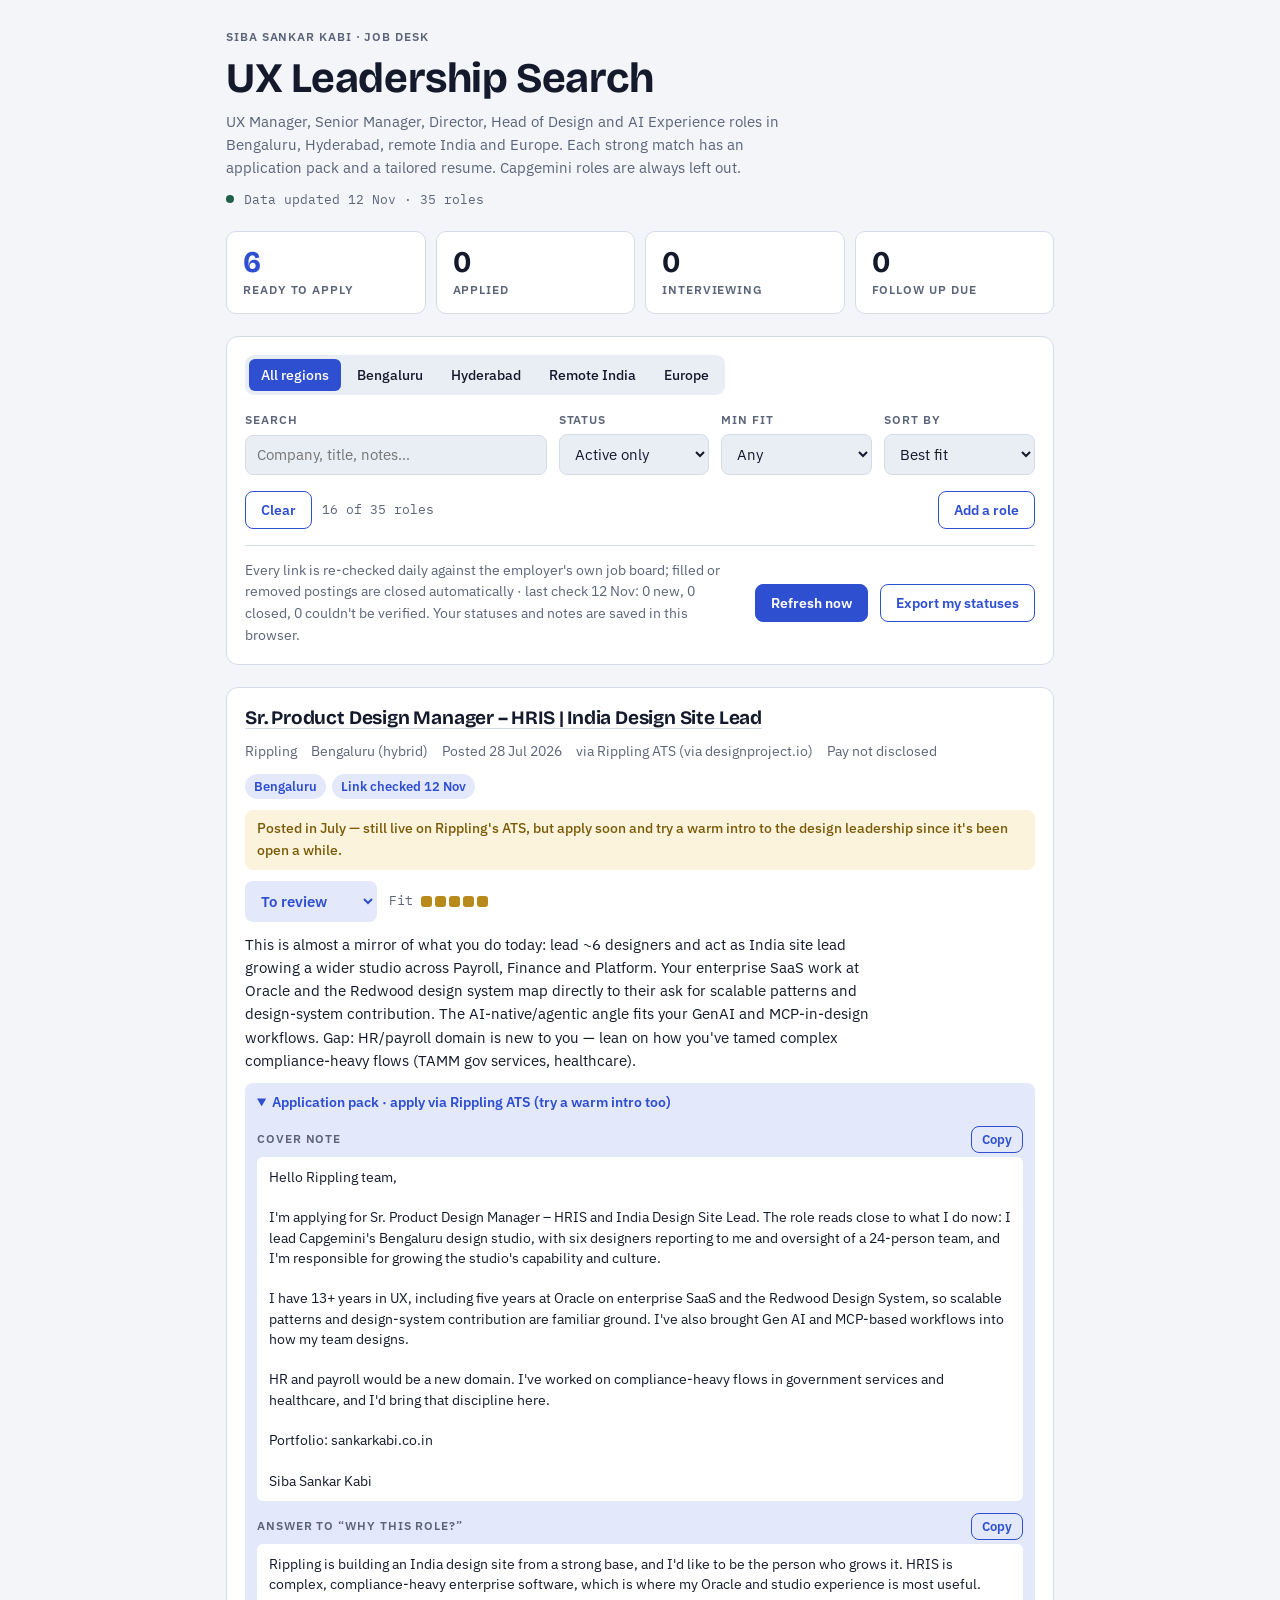
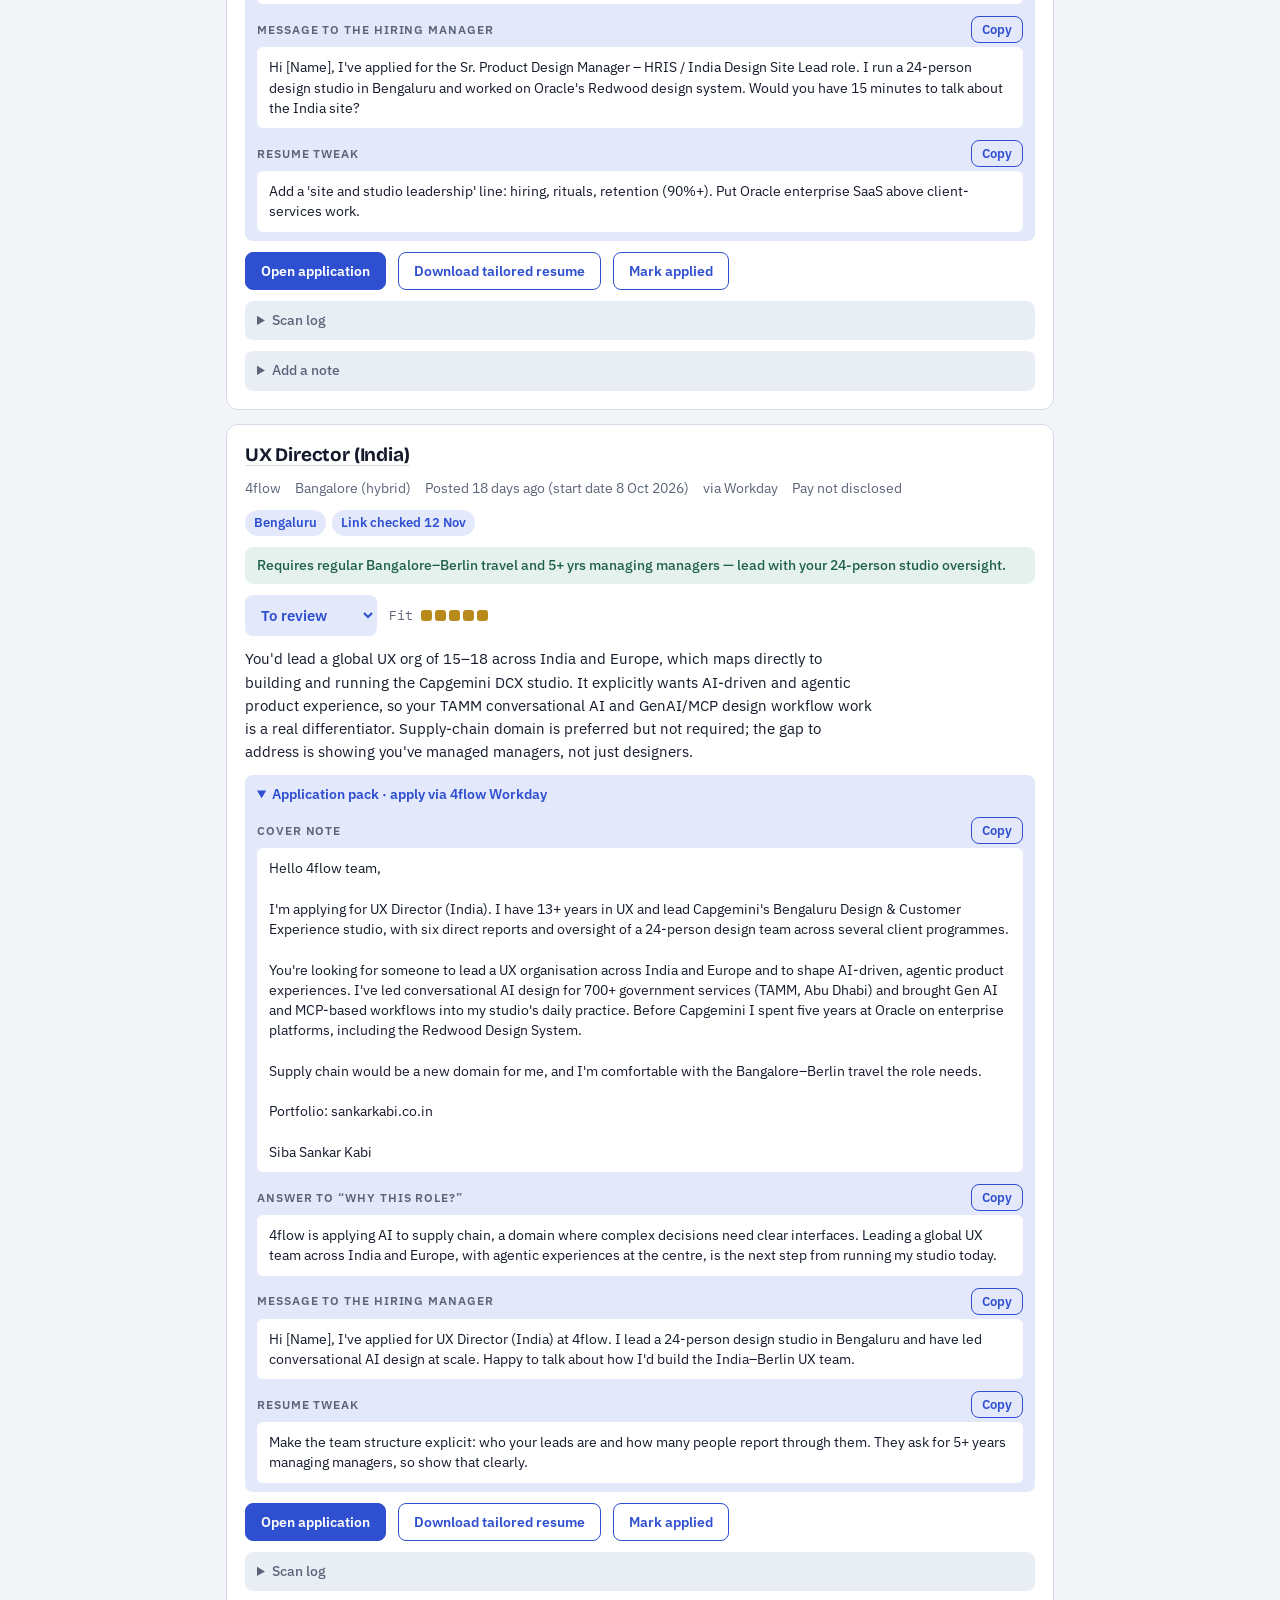
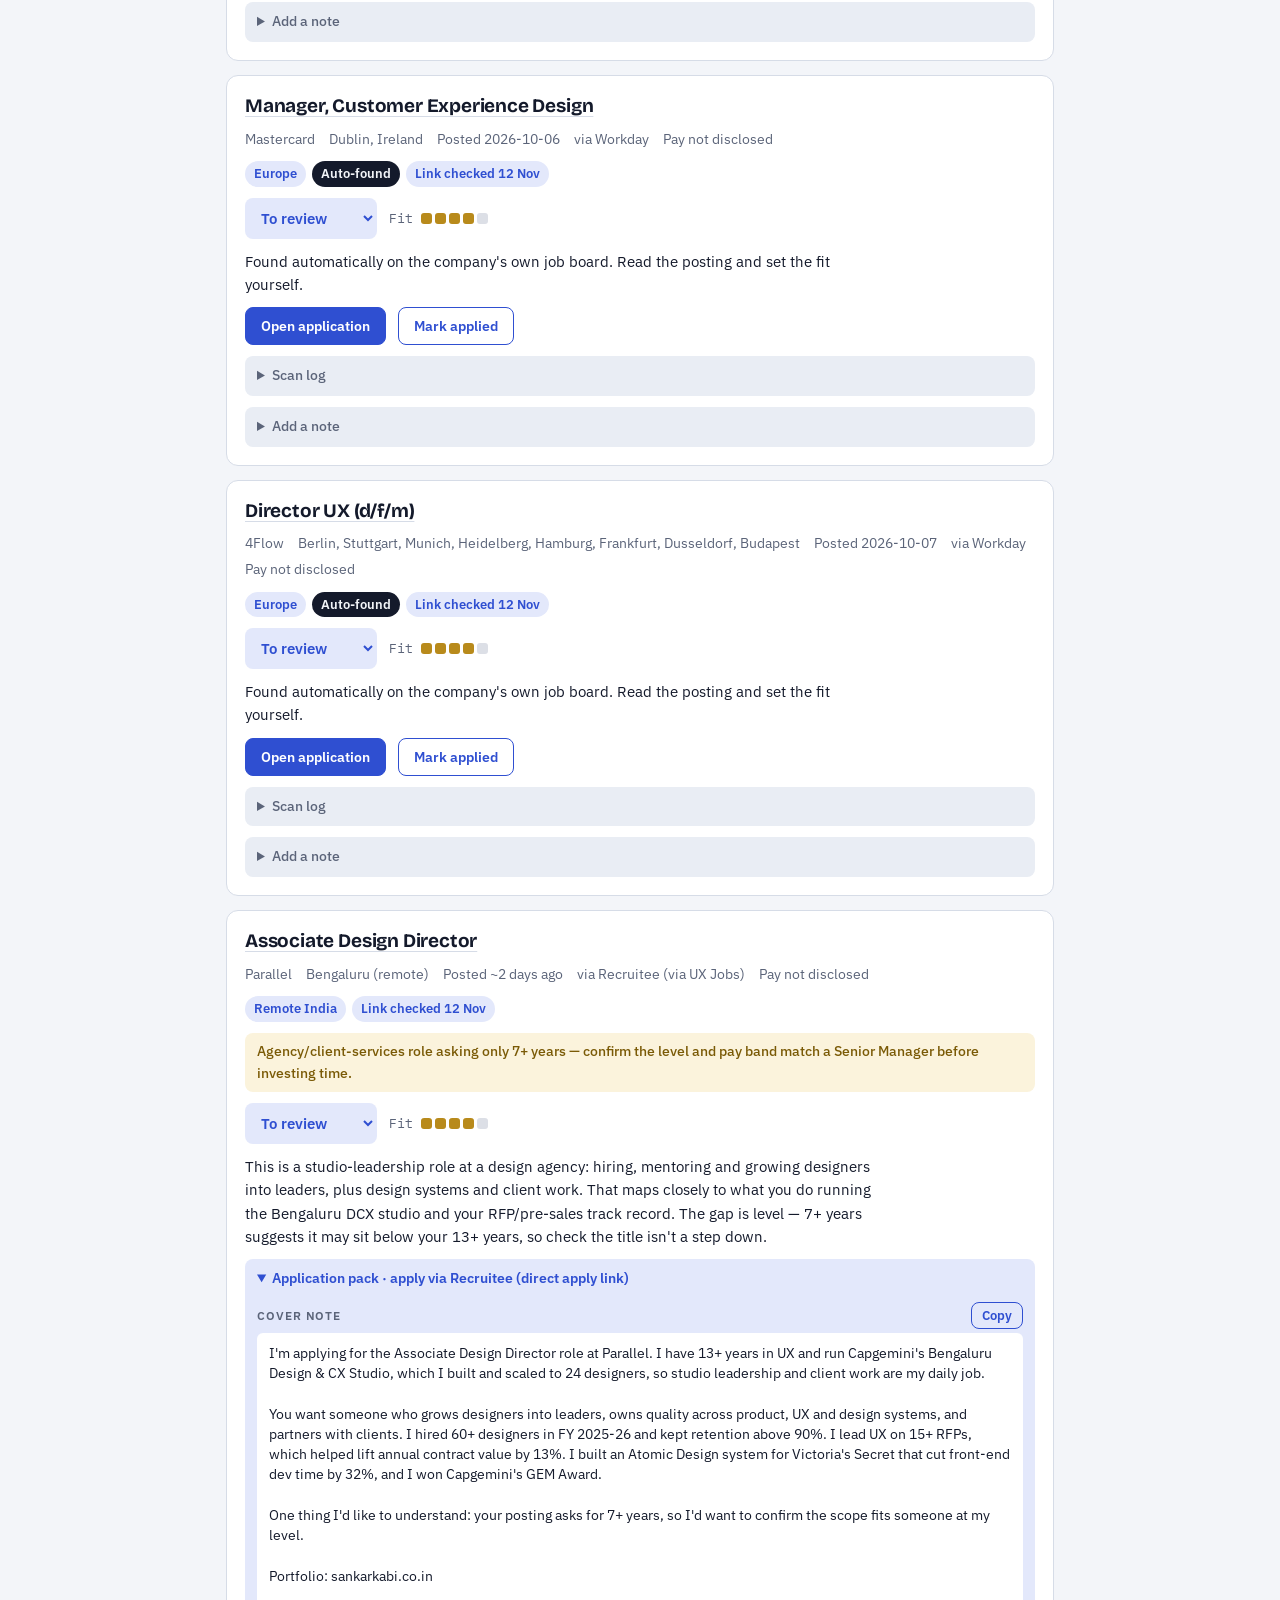
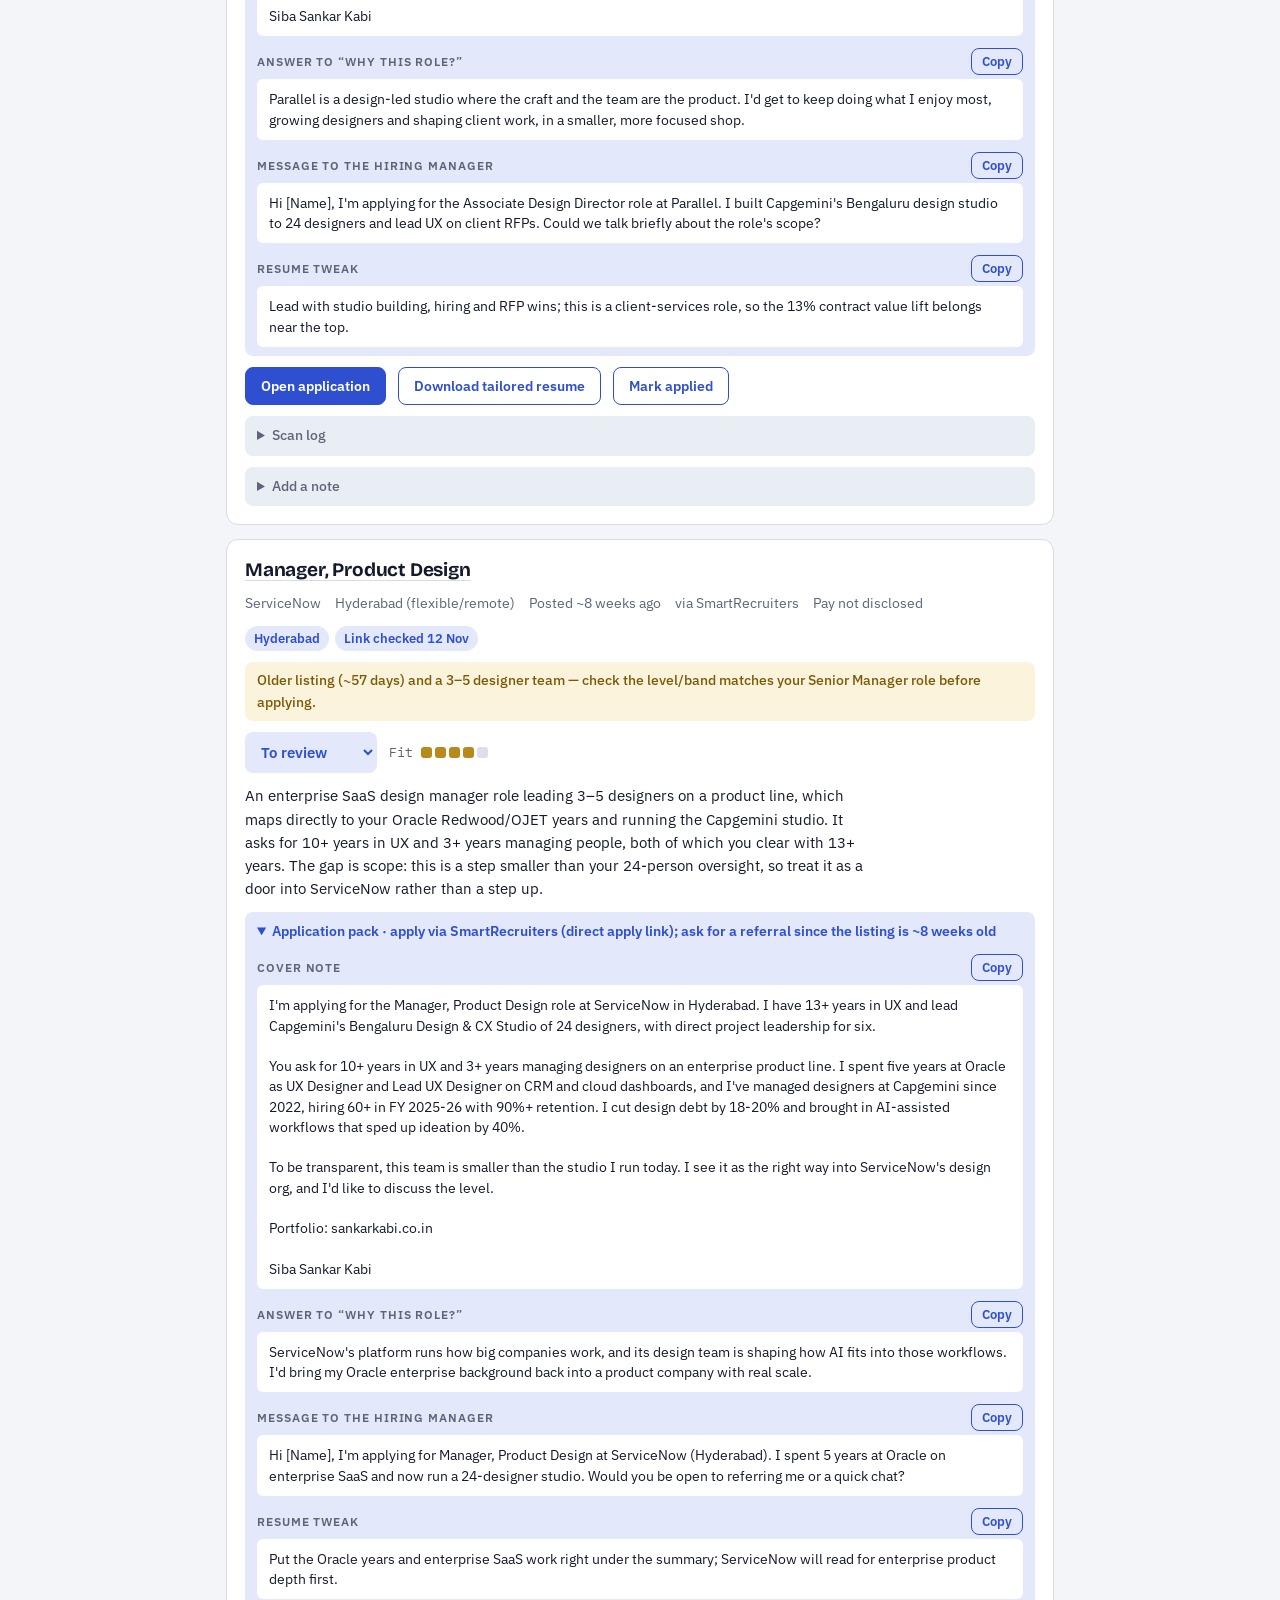
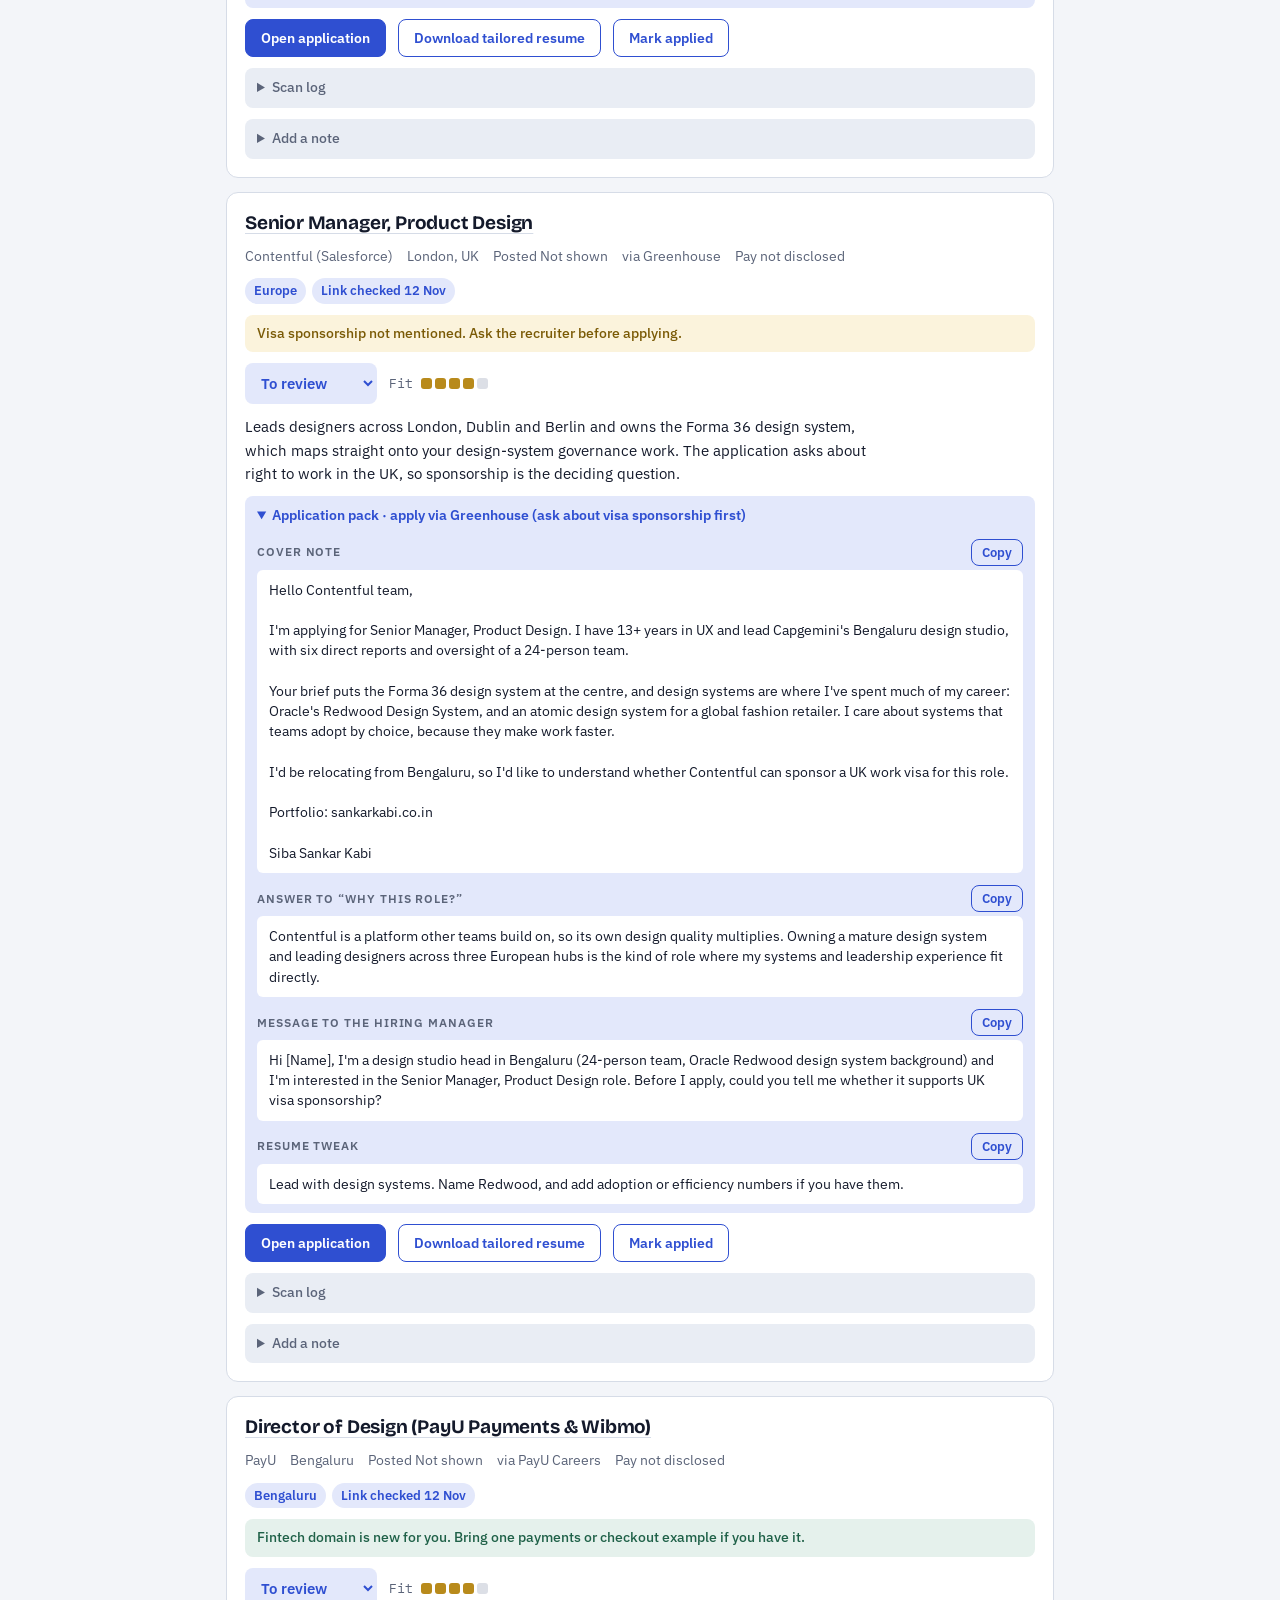
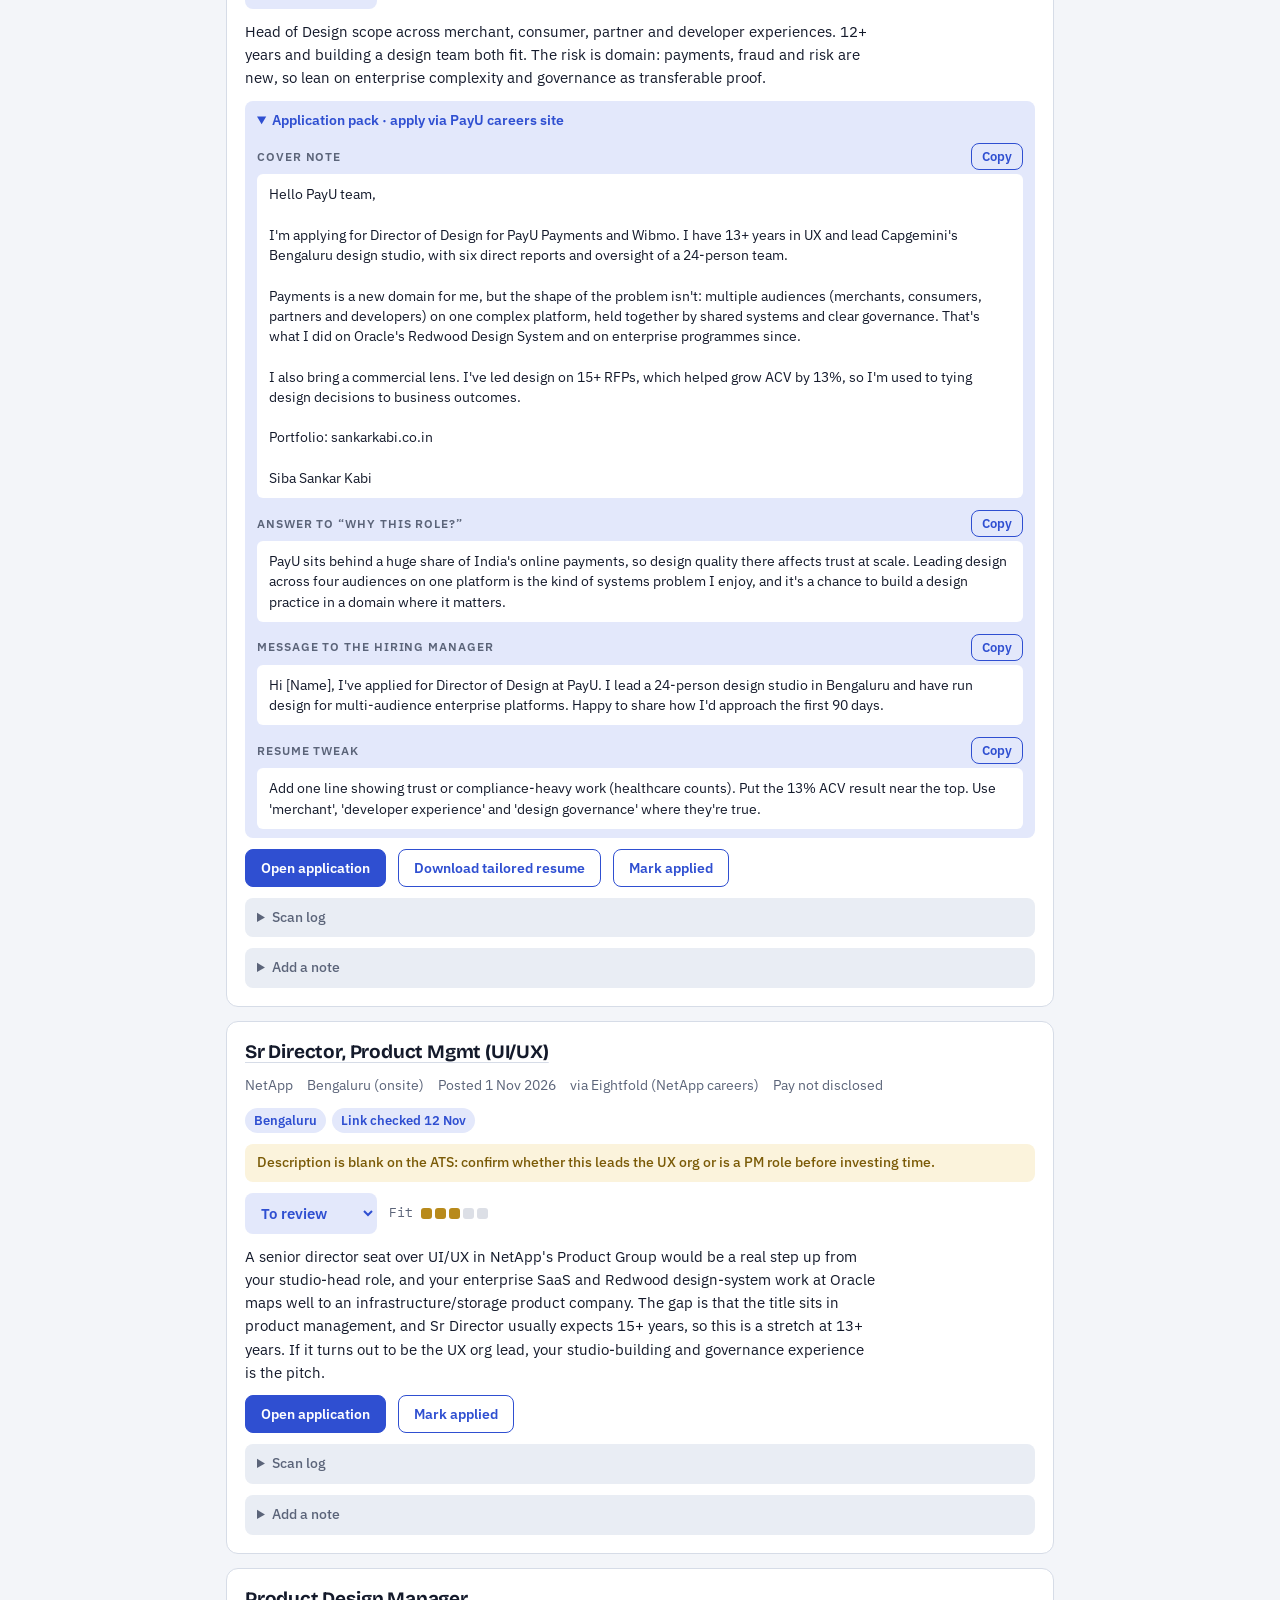
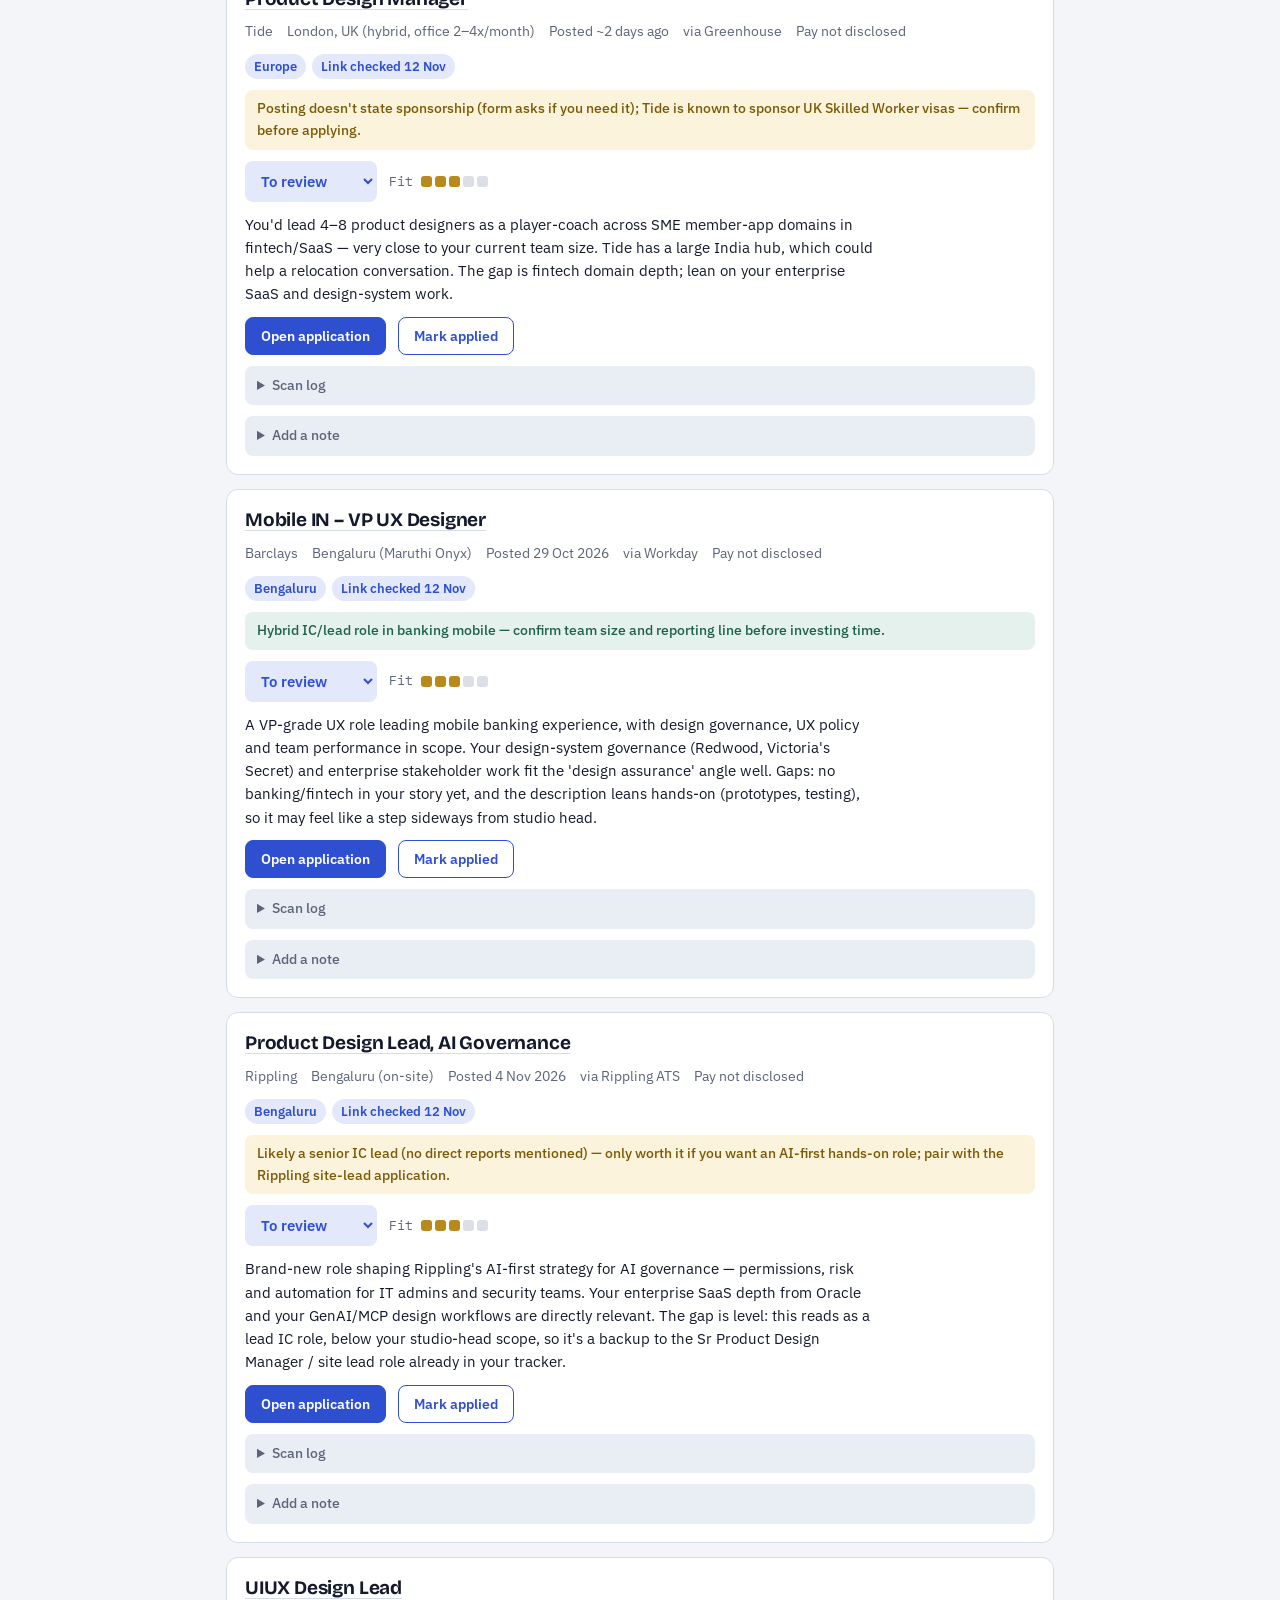
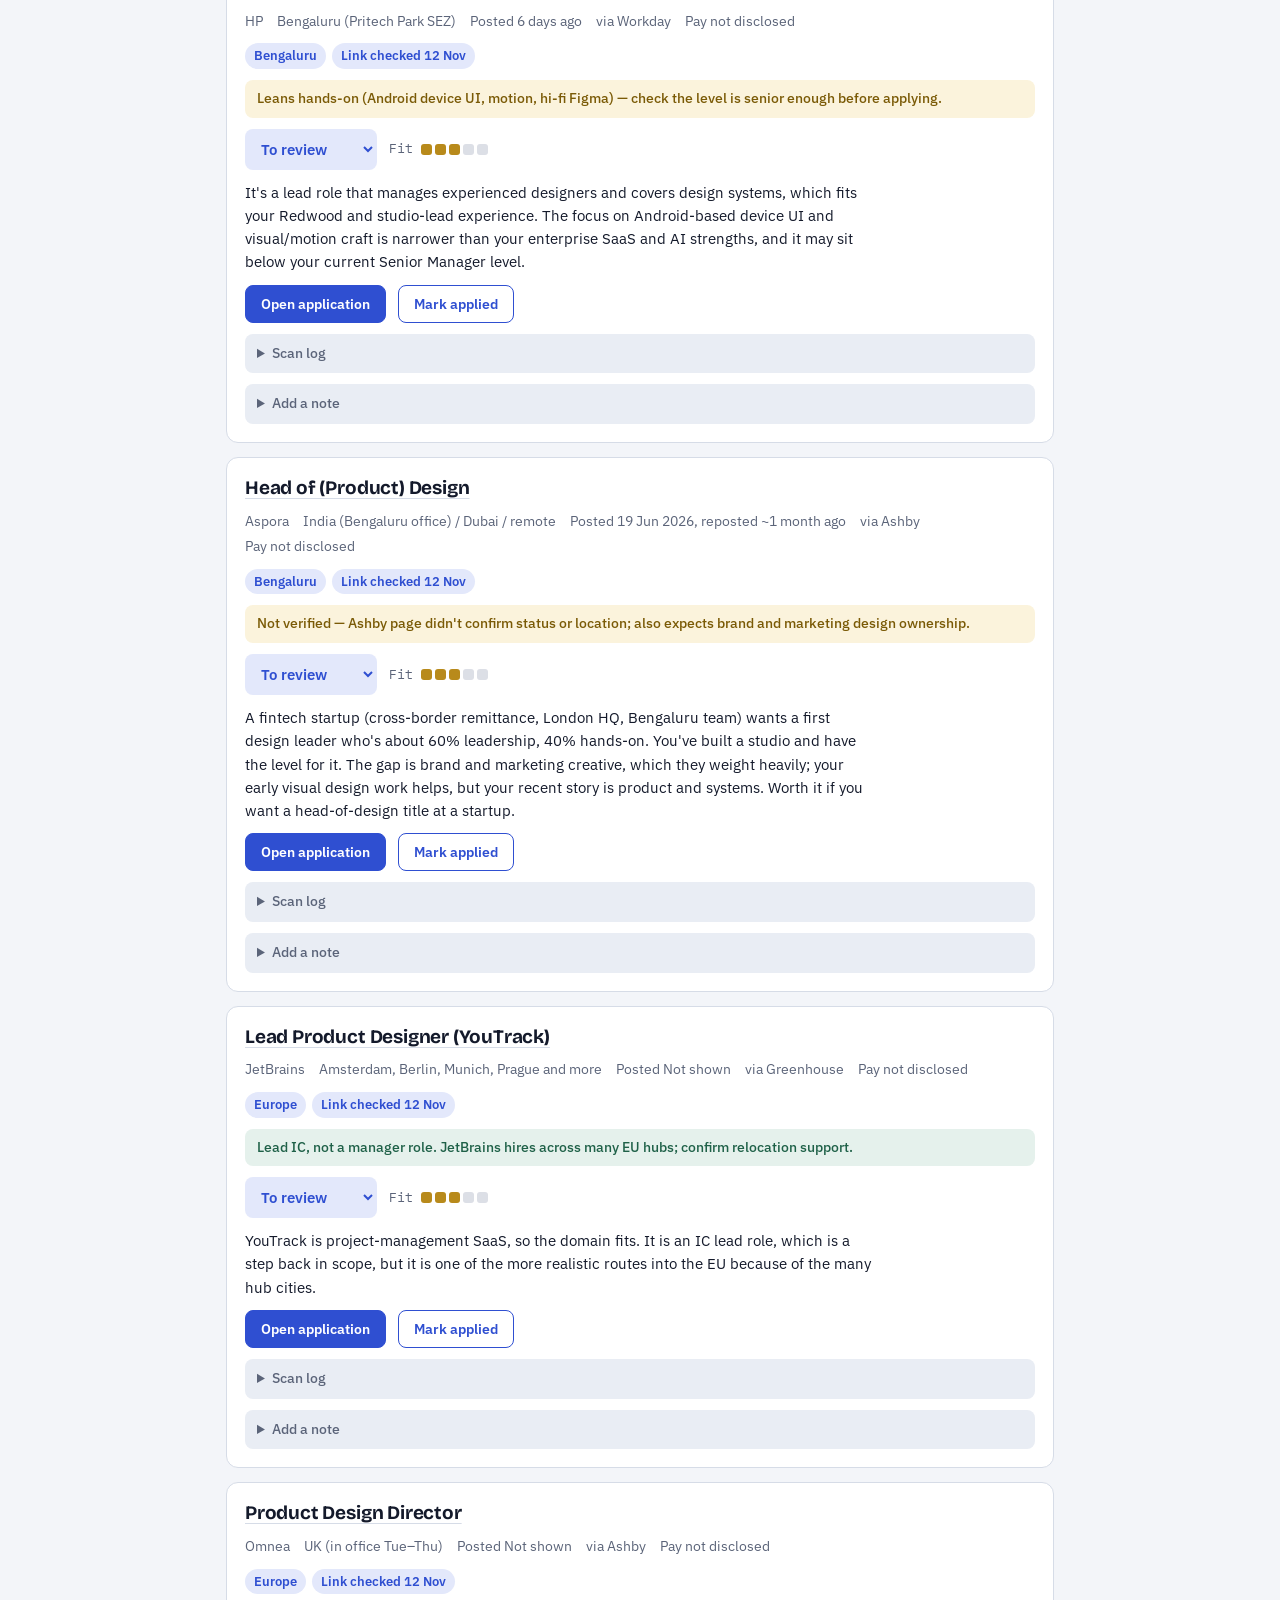
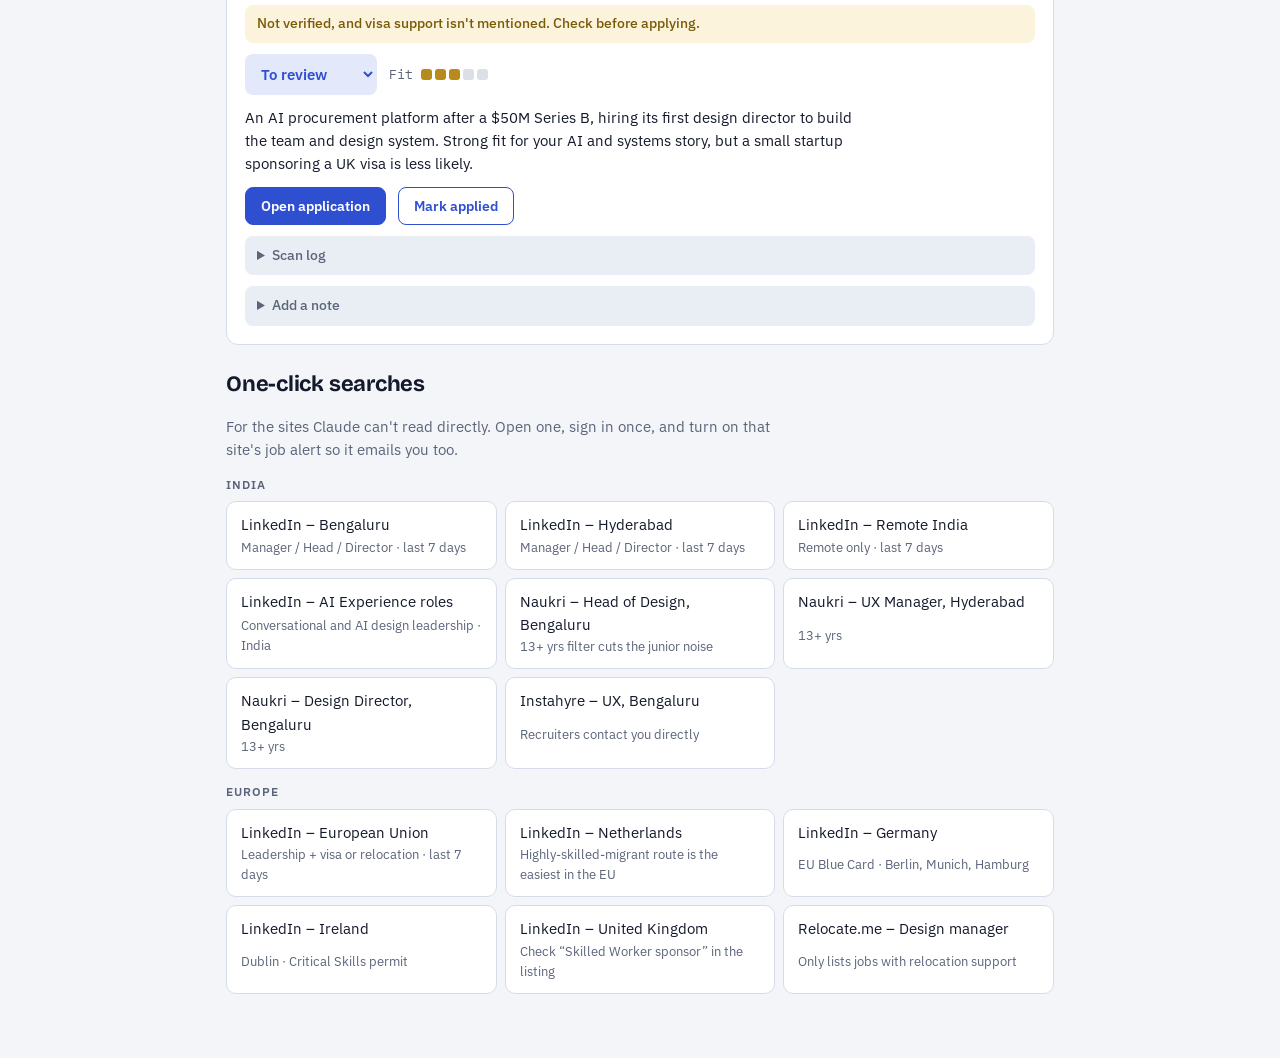
<file: ux-leadership-search/index.html>
<!doctype html>
<html lang="en">
<head>
<meta charset="utf-8">
<meta name="viewport" content="width=device-width, initial-scale=1">
<meta name="robots" content="noindex, nofollow">
<title>UX Leadership Search</title>
<link rel="preconnect" href="https://fonts.googleapis.com">
<link rel="stylesheet" href="https://fonts.googleapis.com/css2?family=Bricolage+Grotesque:opsz,wght@12..96,500;12..96,700&family=IBM+Plex+Sans:wght@400;500;600&family=IBM+Plex+Mono:wght@400;500&display=swap">
<style>
body { margin: 0; }
[hidden] { display: none !important; }
/* Layout: a single working column — morning summary, filter bar, role cards, then saved searches. Blue = action, gold = fit. */
:root {
  --bg: #f3f5f9;
  --surface: #ffffff;
  --sunk: #e9edf4;
  --line: #d6dce7;
  --ink: #141a2b;
  --muted: #5b6479;
  --accent: #2f4fd1;
  --accent-ink: #ffffff;
  --accent-soft: #e3e8fb;
  --gold: #b88a1b;
  --gold-off: #dcdfe6;
  --urgent-bg: #fdecea; --urgent-fg: #a3271b;
  --caution-bg: #fbf3dc; --caution-fg: #7a5a06;
  --info-bg: #e5f1ec; --info-fg: #1f6148;
  --font-display: "Bricolage Grotesque", "Segoe UI", system-ui, sans-serif;
  --font-body: "IBM Plex Sans", "Segoe UI", system-ui, sans-serif;
  --font-mono: "IBM Plex Mono", ui-monospace, "SFMono-Regular", Menlo, monospace;
}
@media (prefers-color-scheme: dark) { :root:not([data-theme="light"]) {
  --bg: #0f1320; --surface: #171c2c; --sunk: #1f2537; --line: #2c3349; --ink: #e8ebf4; --muted: #98a1b8;
  --accent: #8ea4ff; --accent-ink: #0f1320; --accent-soft: #232c4d; --gold: #e2b84a; --gold-off: #343b52;
  --urgent-bg: #3a1916; --urgent-fg: #ffb2a8; --caution-bg: #352a10; --caution-fg: #f1d27c; --info-bg: #14302a; --info-fg: #8fdcbc;
  color-scheme: dark;
} }
:root[data-theme="dark"] {
  --bg: #0f1320; --surface: #171c2c; --sunk: #1f2537; --line: #2c3349; --ink: #e8ebf4; --muted: #98a1b8;
  --accent: #8ea4ff; --accent-ink: #0f1320; --accent-soft: #232c4d; --gold: #e2b84a; --gold-off: #343b52;
  --urgent-bg: #3a1916; --urgent-fg: #ffb2a8; --caution-bg: #352a10; --caution-fg: #f1d27c; --info-bg: #14302a; --info-fg: #8fdcbc;
  color-scheme: dark;
}
* { box-sizing: border-box; }
body { background: var(--bg); color: var(--ink); font-family: var(--font-body); font-size: 15px; line-height: 1.55; }
.wrap { max-width: 860px; margin: 0 auto; padding-block: 28px 64px; padding-left: max(16px, env(safe-area-inset-left, 0px)); padding-right: max(16px, env(safe-area-inset-right, 0px)); display: grid; gap: 22px; }
h1, h2, h3 { font-family: var(--font-display); text-wrap: balance; margin: 0; letter-spacing: -0.01em; }
h1 { font-size: clamp(30px, 6vw, 42px); font-weight: 700; line-height: 1.05; }
h2 { font-size: 22px; font-weight: 700; }
h3 { font-size: 19px; font-weight: 700; line-height: 1.25; }
p { margin: 0; }
a { color: var(--accent); }
.mono { font-family: var(--font-mono); font-size: 12.5px; color: var(--muted); }
.label { font-size: 11.5px; letter-spacing: 0.08em; text-transform: uppercase; color: var(--muted); font-weight: 600; }
.intro { display: grid; gap: 10px; }
.intro p { color: var(--muted); max-width: 62ch; }
.syncline { display: flex; gap: 10px; flex-wrap: wrap; align-items: center; }
.dot { width: 8px; height: 8px; border-radius: 50%; background: var(--muted); display: inline-block; }
.dot.ok { background: var(--info-fg); }

.tiles { display: grid; grid-template-columns: repeat(4, 1fr); gap: 10px; }
.tile { background: var(--surface); border: 1px solid var(--line); border-radius: 10px; padding: 14px 16px; display: grid; gap: 2px; }
.tile b { font-family: var(--font-display); font-size: 30px; line-height: 1.1; font-variant-numeric: tabular-nums; }
.tile.hot b { color: var(--accent); }
@media (max-width: 620px) { .tiles { grid-template-columns: repeat(2, 1fr); } }

.panel { background: var(--surface); border: 1px solid var(--line); border-radius: 12px; padding: 18px; display: grid; gap: 16px; }
.seg { display: flex; flex-wrap: wrap; gap: 4px; background: var(--sunk); padding: 4px; border-radius: 9px; width: fit-content; max-width: 100%; }
.seg button { border: 0; background: transparent; color: var(--ink); font: 500 14px var(--font-body); padding: 7px 12px; border-radius: 6px; cursor: pointer; }
.seg button[aria-pressed="true"] { background: var(--accent); color: var(--accent-ink); }
.fields { display: grid; grid-template-columns: 2fr 1fr 1fr 1fr; gap: 12px; }
@media (max-width: 720px) { .fields { grid-template-columns: 1fr 1fr; } .fields .wide { grid-column: 1 / -1; } }
.field { display: grid; gap: 5px; min-width: 0; }
input, select, textarea { font: 15px var(--font-body); color: var(--ink); background: var(--sunk); border: 1px solid var(--line); border-radius: 8px; padding: 9px 11px; width: 100%; min-width: 0; }
textarea { min-height: 70px; resize: vertical; }
:focus-visible { outline: 2px solid var(--accent); outline-offset: 2px; }
.bar { display: flex; flex-wrap: wrap; gap: 10px; align-items: center; justify-content: space-between; }
.bar .left, .bar .right { display: flex; flex-wrap: wrap; gap: 10px; align-items: center; }
.btn { font: 600 14px var(--font-body); border-radius: 8px; padding: 9px 15px; cursor: pointer; border: 1px solid var(--accent); background: transparent; color: var(--accent); }
.btn.primary { background: var(--accent); color: var(--accent-ink); }
.btn:disabled { opacity: .55; cursor: default; }
.scan { display: flex; gap: 12px; align-items: center; flex-wrap: wrap; border-top: 1px solid var(--line); padding-top: 14px; }
.scan p { color: var(--muted); font-size: 14px; flex: 1 1 220px; min-width: 0; }

.list { display: grid; gap: 14px; }
.card { background: var(--surface); border: 1px solid var(--line); border-radius: 12px; padding: 18px; display: grid; gap: 11px; min-width: 0; }
.card.dim { opacity: .62; }
.card h3 a { color: var(--ink); text-decoration: underline; text-decoration-color: var(--line); text-underline-offset: 4px; }
.card h3 a:hover { text-decoration-color: var(--accent); }
.meta { display: flex; flex-wrap: wrap; gap: 4px 14px; color: var(--muted); font-size: 14px; }
.chips { display: flex; flex-wrap: wrap; gap: 6px; }
.chip { font-size: 12.5px; font-weight: 600; padding: 3px 9px; border-radius: 999px; background: var(--accent-soft); color: var(--accent); }
.chip.new { background: var(--ink); color: var(--bg); }
.chip.follow { background: var(--caution-bg); color: var(--caution-fg); }
.flag { font-size: 14px; font-weight: 500; padding: 8px 12px; border-radius: 8px; background: var(--info-bg); color: var(--info-fg); }
.flag.urgent { background: var(--urgent-bg); color: var(--urgent-fg); }
.flag.caution { background: var(--caution-bg); color: var(--caution-fg); }
.row { display: flex; flex-wrap: wrap; gap: 12px; align-items: center; }
.row select { width: auto; font-weight: 600; background: var(--accent-soft); color: var(--accent); border-color: transparent; }
.fit { display: inline-flex; align-items: center; gap: 8px; }
.pips { display: inline-flex; gap: 3px; }
.pips i { width: 11px; height: 11px; border-radius: 3px; background: var(--gold-off); }
.pips i.on { background: var(--gold); }
.why { max-width: 70ch; }
details { background: var(--sunk); border-radius: 8px; padding: 9px 12px; font-size: 14px; }
details summary { cursor: pointer; color: var(--muted); font-weight: 500; }
details pre { white-space: pre-wrap; font: 13.5px/1.5 var(--font-body); margin: 8px 0 0; color: var(--ink); }
.notes { display: grid; gap: 6px; margin-top: 8px; }
.pack { background: var(--accent-soft); }
.pack summary { color: var(--accent); font-weight: 600; }
.pk { display: grid; gap: 4px; margin-top: 12px; }
.pkhead { display: flex; justify-content: space-between; align-items: center; gap: 8px; }
.pack pre { background: var(--surface); border-radius: 6px; padding: 10px 12px; margin: 0; }
.btn.sm { padding: 4px 10px; font-size: 13px; }
a.btn { text-decoration: none; display: inline-block; }
.dlnote { flex-basis: 100%; font-size: 13.5px; color: var(--muted); }
.empty { text-align: center; color: var(--muted); padding: 34px 16px; border: 1px dashed var(--line); border-radius: 12px; }
.toast { position: fixed; left: 50%; transform: translateX(-50%); bottom: calc(18px + env(safe-area-inset-bottom, 0px)); background: var(--ink); color: var(--bg); padding: 10px 16px; border-radius: 8px; font-size: 14px; z-index: 20; max-width: calc(100% - 32px); }

.searches { display: grid; gap: 14px; }
.searches > p { color: var(--muted); max-width: 62ch; }
.sgroup { display: grid; gap: 8px; }
.sgrid { display: grid; grid-template-columns: repeat(auto-fill, minmax(230px, 1fr)); gap: 8px; }
.slink { display: grid; gap: 1px; padding: 11px 14px; background: var(--surface); border: 1px solid var(--line); border-radius: 10px; text-decoration: none; color: var(--ink); }
.slink:hover { border-color: var(--accent); }
.slink span { color: var(--muted); font-size: 13px; }
.addform { display: grid; gap: 12px; }
.addgrid { display: grid; grid-template-columns: 1fr 1fr; gap: 12px; }
@media (max-width: 560px) { .addgrid { grid-template-columns: 1fr; } }
@media (prefers-reduced-motion: no-preference) { .card { transition: opacity .2s; } }
</style>
</head>
<body>

<div class="wrap">
  <header class="intro">
    <span class="label">Siba Sankar Kabi · Job desk</span>
    <h1>UX Leadership Search</h1>
    <p>UX Manager, Senior Manager, Director, Head of Design and AI Experience roles in Bengaluru, Hyderabad, remote India and Europe. Each strong match has an application pack and a tailored resume. Capgemini roles are always left out.</p>
    <div class="syncline mono"><span class="dot" id="syncDot"></span><span id="syncText">Loading…</span></div>
  </header>

  <section class="tiles" aria-label="Summary">
    <div class="tile hot"><b id="tReady">–</b><span class="label">Ready to apply</span></div>
    <div class="tile"><b id="tApplied">–</b><span class="label">Applied</span></div>
    <div class="tile"><b id="tInterview">–</b><span class="label">Interviewing</span></div>
    <div class="tile"><b id="tFollow">–</b><span class="label">Follow up due</span></div>
  </section>

  <section class="panel" aria-label="Filters">
    <div class="seg" id="regionSeg" role="group" aria-label="Region">
      <button type="button" data-r="all" aria-pressed="true">All regions</button>
      <button type="button" data-r="bengaluru" aria-pressed="false">Bengaluru</button>
      <button type="button" data-r="hyderabad" aria-pressed="false">Hyderabad</button>
      <button type="button" data-r="remote-india" aria-pressed="false">Remote India</button>
      <button type="button" data-r="europe" aria-pressed="false">Europe</button>
    </div>
    <div class="fields">
      <div class="field wide"><label class="label" for="q">Search</label><input id="q" type="search" placeholder="Company, title, notes…"></div>
      <div class="field"><label class="label" for="fStatus">Status</label>
        <select id="fStatus">
          <option value="active">Active only</option>
          <option value="ready">Ready to apply</option>
          <option value="new">To review</option>
          <option value="applied">Applied</option>
          <option value="interviewing">Interviewing</option>
          <option value="all">Everything</option>
        </select></div>
      <div class="field"><label class="label" for="fFit">Min fit</label>
        <select id="fFit"><option value="0">Any</option><option value="3">3+</option><option value="4">4+</option><option value="5">5 only</option></select></div>
      <div class="field"><label class="label" for="fSort">Sort by</label>
        <select id="fSort"><option value="fit">Best fit</option><option value="new">Newest found</option><option value="closing">Closing soon</option></select></div>
    </div>
    <div class="bar">
      <div class="left"><button class="btn" type="button" id="clearBtn">Clear</button><span class="mono" id="countText"></span></div>
      <div class="right"><button class="btn" type="button" id="addToggle" aria-expanded="false">Add a role</button></div>
    </div>
    <form class="addform" id="addForm" hidden>
      <div class="addgrid">
        <div class="field"><label class="label" for="aTitle">Job title</label><input id="aTitle" required></div>
        <div class="field"><label class="label" for="aCompany">Company</label><input id="aCompany" required></div>
        <div class="field"><label class="label" for="aLocation">Location</label><input id="aLocation" placeholder="Bengaluru (hybrid)"></div>
        <div class="field"><label class="label" for="aRegion">Region</label>
          <select id="aRegion"><option value="bengaluru">Bengaluru</option><option value="hyderabad">Hyderabad</option><option value="remote-india">Remote India</option><option value="europe">Europe</option></select></div>
        <div class="field"><label class="label" for="aUrl">Job link</label><input id="aUrl" type="url" placeholder="https://…"></div>
        <div class="field"><label class="label" for="aFit">Your fit score</label>
          <select id="aFit"><option>5</option><option selected>4</option><option>3</option><option>2</option><option>1</option></select></div>
      </div>
      <div class="field"><label class="label" for="aNotes">Notes</label><textarea id="aNotes" placeholder="Referral, recruiter name, why it matters…"></textarea></div>
      <div class="row"><button class="btn primary" type="submit">Save role</button><button class="btn" type="button" id="addCancel">Cancel</button></div>
    </form>
    <div class="scan">
      <p id="scanText">Roles come from data/roles.json.</p>
      <div class="row"><button class="btn primary" type="button" id="refreshBtn">Refresh now</button><button class="btn" type="button" id="exportBtn">Export my statuses</button></div>
    </div>
  </section>

  <section class="list" id="list" aria-live="polite">
    <div class="empty" id="emptyState">Loading roles from data/roles.json… If this stays, open the folder with a local server (VS Code Live Server) rather than double-clicking the file.</div>
  </section>

  <section class="searches" aria-label="One-click searches">
    <h2>One-click searches</h2>
    <p>For the sites Claude can't read directly. Open one, sign in once, and turn on that site's job alert so it emails you too.</p>
    <div class="sgroup"><span class="label">India</span><div class="sgrid">
      <a class="slink" target="_blank" rel="noopener" href="https://www.linkedin.com/jobs/search/?keywords=%22design%20manager%22%20OR%20%22head%20of%20design%22%20OR%20%22design%20director%22%20OR%20%22UX%20manager%22&location=Bengaluru%2C%20Karnataka%2C%20India&f_TPR=r604800">LinkedIn – Bengaluru<span>Manager / Head / Director · last 7 days</span></a>
      <a class="slink" target="_blank" rel="noopener" href="https://www.linkedin.com/jobs/search/?keywords=%22design%20manager%22%20OR%20%22head%20of%20design%22%20OR%20%22design%20director%22%20OR%20%22UX%20manager%22&location=Hyderabad%2C%20Telangana%2C%20India&f_TPR=r604800">LinkedIn – Hyderabad<span>Manager / Head / Director · last 7 days</span></a>
      <a class="slink" target="_blank" rel="noopener" href="https://www.linkedin.com/jobs/search/?keywords=%22design%20manager%22%20OR%20%22head%20of%20design%22%20OR%20%22design%20director%22%20OR%20%22UX%20manager%22&location=India&f_WT=2&f_TPR=r604800">LinkedIn – Remote India<span>Remote only · last 7 days</span></a>
      <a class="slink" target="_blank" rel="noopener" href="https://www.linkedin.com/jobs/search/?keywords=%22conversational%20AI%22%20OR%20%22AI%20experience%22%20design%20lead%20OR%20manager%20OR%20director&location=India&f_TPR=r604800">LinkedIn – AI Experience roles<span>Conversational and AI design leadership · India</span></a>
      <a class="slink" target="_blank" rel="noopener" href="https://www.naukri.com/head-of-design-jobs-in-bangalore?experience=13">Naukri – Head of Design, Bengaluru<span>13+ yrs filter cuts the junior noise</span></a>
      <a class="slink" target="_blank" rel="noopener" href="https://www.naukri.com/ux-manager-jobs-in-hyderabad?experience=13">Naukri – UX Manager, Hyderabad<span>13+ yrs</span></a>
      <a class="slink" target="_blank" rel="noopener" href="https://www.naukri.com/design-director-jobs-in-bangalore?experience=13">Naukri – Design Director, Bengaluru<span>13+ yrs</span></a>
      <a class="slink" target="_blank" rel="noopener" href="https://www.instahyre.com/ux-designer-jobs-in-bangalore/">Instahyre – UX, Bengaluru<span>Recruiters contact you directly</span></a>
    </div></div>
    <div class="sgroup"><span class="label">Europe</span><div class="sgrid">
      <a class="slink" target="_blank" rel="noopener" href="https://www.linkedin.com/jobs/search/?keywords=%22design%20manager%22%20OR%20%22head%20of%20design%22%20OR%20%22design%20director%22%20visa%20OR%20relocation&location=European%20Union&f_TPR=r604800">LinkedIn – European Union<span>Leadership + visa or relocation · last 7 days</span></a>
      <a class="slink" target="_blank" rel="noopener" href="https://www.linkedin.com/jobs/search/?keywords=%22design%20manager%22%20OR%20%22head%20of%20design%22%20OR%20%22design%20director%22&location=Netherlands&f_TPR=r604800">LinkedIn – Netherlands<span>Highly-skilled-migrant route is the easiest in the EU</span></a>
      <a class="slink" target="_blank" rel="noopener" href="https://www.linkedin.com/jobs/search/?keywords=%22design%20manager%22%20OR%20%22head%20of%20design%22%20OR%20%22design%20director%22&location=Germany&f_TPR=r604800">LinkedIn – Germany<span>EU Blue Card · Berlin, Munich, Hamburg</span></a>
      <a class="slink" target="_blank" rel="noopener" href="https://www.linkedin.com/jobs/search/?keywords=%22design%20manager%22%20OR%20%22head%20of%20design%22%20OR%20%22design%20director%22&location=Ireland&f_TPR=r604800">LinkedIn – Ireland<span>Dublin · Critical Skills permit</span></a>
      <a class="slink" target="_blank" rel="noopener" href="https://www.linkedin.com/jobs/search/?keywords=%22design%20manager%22%20OR%20%22head%20of%20design%22%20OR%20%22design%20director%22&location=United%20Kingdom&f_TPR=r604800">LinkedIn – United Kingdom<span>Check “Skilled Worker sponsor” in the listing</span></a>
      <a class="slink" target="_blank" rel="noopener" href="https://relocate.me/international-jobs?query=design-manager">Relocate.me – Design manager<span>Only lists jobs with relocation support</span></a>
    </div></div>
  </section>
</div>
<div class="toast" id="toast" hidden></div>

<script>
(function () {
  var REGION_NAMES = { "bengaluru": "Bengaluru", "hyderabad": "Hyderabad", "remote-india": "Remote India", "europe": "Europe" };
  var STATUSES = [["new", "To review"], ["applying", "Applying"], ["applied", "Applied"], ["interviewing", "Interviewing"], ["offer", "Offer"], ["not-fit", "Not a fit"], ["closed", "Closed"]];
  var INACTIVE = { "not-fit": 1, "closed": 1 };
  var STORE = "uxls-local-v1";
  var state = { base: [], roles: [], region: "all", meta: {} };
  var $ = function (id) { return document.getElementById(id); };

  // Your changes (status, notes, roles you add) live in this browser's localStorage.
  function loadLocal() { try { return JSON.parse(localStorage.getItem(STORE)) || { edits: {}, added: [] }; } catch (e) { return { edits: {}, added: [] }; } }
  function saveLocal(l) { try { localStorage.setItem(STORE, JSON.stringify(l)); } catch (e) { toast("Couldn't save in this browser."); } }
  function merge() {
    var l = loadLocal();
    state.roles = state.base.concat(l.added || []).map(function (r) {
      var m = Object.assign({}, r, (l.edits || {})[r.id] || {});
      // A posting the daily check found closed stays closed, unless you'd already applied and are still tracking it.
      if (r.closedOn && ["applied", "interviewing", "offer"].indexOf(m.status) < 0) m.status = "closed";
      return m;
    });
  }

  function esc(s) { return String(s == null ? "" : s).replace(/[&<>"']/g, function (c) { return { "&": "&amp;", "<": "&lt;", ">": "&gt;", '"': "&quot;", "'": "&#39;" }[c]; }); }
  function safeUrl(u) { return /^https?:\/\//i.test(u || "") ? u : ""; }
  function safeFile(u) { return /^resumes\/[A-Za-z0-9_.\-]+\.pdf$/.test(u || "") ? u : ""; }
  function today() { return new Date().toISOString().slice(0, 10); }
  function shortDate(iso) { if (!iso) return ""; var d = new Date(iso + (iso.length === 10 ? "T00:00:00" : "")); return isNaN(d) ? iso : d.toLocaleDateString("en-GB", { day: "numeric", month: "short" }); }
  function daysSince(iso) { if (!iso) return 0; return Math.floor((Date.now() - new Date(iso + "T00:00:00")) / 86400000); }
  function daysUntil(iso) { if (!iso) return Infinity; return Math.ceil((new Date(iso + "T23:59:59") - Date.now()) / 86400000); }
  function toast(msg) { var t = $("toast"); t.textContent = msg; t.hidden = false; clearTimeout(toast._t); toast._t = setTimeout(function () { t.hidden = true; }, 3200); }
  function followDue(r) { return r.status === "applied" && daysSince(r.appliedOn) >= 10; }

  function filtered() {
    var q = $("q").value.trim().toLowerCase(), st = $("fStatus").value, minFit = +$("fFit").value, sort = $("fSort").value;
    var out = state.roles.filter(function (r) {
      if (state.region !== "all" && r.region !== state.region) return false;
      if (st === "active" && INACTIVE[r.status]) return false;
      if (st === "ready" && !(r.pack && (r.status === "new" || r.status === "applying"))) return false;
      if (st !== "active" && st !== "all" && st !== "ready" && r.status !== st) return false;
      if ((r.fit || 0) < minFit) return false;
      if (q && [r.title, r.company, r.location, r.why, r.flag, r.log, r.notes].join(" ").toLowerCase().indexOf(q) < 0) return false;
      return true;
    });
    out.sort(function (a, b) {
      if (sort === "new") return (b.addedOn || "").localeCompare(a.addedOn || "") || (b.fit || 0) - (a.fit || 0);
      if (sort === "closing") return daysUntil(a.closesOn) - daysUntil(b.closesOn) || (b.fit || 0) - (a.fit || 0);
      return (INACTIVE[a.status] ? 1 : 0) - (INACTIVE[b.status] ? 1 : 0) || (b.fit || 0) - (a.fit || 0) || (b.addedOn || "").localeCompare(a.addedOn || "");
    });
    return out;
  }
  function pips(n) { var s = ""; for (var i = 1; i <= 5; i++) s += '<i class="' + (i <= n ? "on" : "") + '"></i>'; return s; }

  function cardHtml(r) {
    var url = r.closedOn ? "" : safeUrl(r.url), file = safeFile(r.resumeFile);
    var title = url ? '<a href="' + esc(url) + '" target="_blank" rel="noopener">' + esc(r.title) + "</a>" : esc(r.title);
    var meta = [esc(r.company), esc(r.location)];
    if (r.posted) meta.push("Posted " + esc(r.posted));
    if (r.source) meta.push("via " + esc(r.source));
    if (!r.closedOn) meta.push(r.pay ? "Pay " + esc(r.pay) : "Pay not disclosed");
    var chips = '<span class="chip">' + esc(REGION_NAMES[r.region] || r.region || "") + "</span>";
    if (r.autoFound) chips += '<span class="chip new">Auto-found</span>';
    if (r.checkedOn && !r.closedOn) chips += '<span class="chip">Link checked ' + esc(shortDate(r.checkedOn)) + "</span>";
    if (followDue(r)) chips += '<span class="chip follow">Follow up · applied ' + daysSince(r.appliedOn) + " days ago</span>";
    var dl = daysUntil(r.closesOn);
    var flag = r.flag ? '<p class="flag ' + esc(r.flagTone || "") + '">' + esc(r.flag) + "</p>" : "";
    // The daily check found the posting gone; say so even if you'd set your own status on it.
    if (r.closedOn) flag = '<p class="flag urgent">Posting closed (found ' + esc(shortDate(r.closedOn)) + ")" + (r.closedReason ? ": " + esc(r.closedReason) : "") + "</p>";
    if (!flag && dl <= 5 && dl >= 0 && !INACTIVE[r.status]) flag = '<p class="flag urgent">Closes ' + esc(shortDate(r.closesOn)) + "</p>";
    var opts = STATUSES.map(function (s) { return '<option value="' + s[0] + '"' + (s[0] === r.status ? " selected" : "") + ">" + s[1] + "</option>"; }).join("");
    var pk = r.pack, packHtml = "";
    if (pk && !INACTIVE[r.status]) {
      var parts = [["coverNote", "Cover note"], ["whyCompany", "Answer to “Why this role?”"], ["outreach", "Message to the hiring manager"], ["resumeTip", "Resume tweak"]];
      packHtml = '<details class="pack"' + (r.status === "new" ? " open" : "") + '><summary>Application pack' + (pk.applyVia ? " · apply via " + esc(pk.applyVia) : "") + "</summary>" +
        parts.filter(function (p) { return pk[p[0]]; }).map(function (p) {
          return '<div class="pk"><div class="pkhead"><span class="label">' + p[1] + '</span><button class="btn sm" type="button" data-copy="' + esc(r.id) + "|" + p[0] + '">Copy</button></div><pre>' + esc(pk[p[0]]) + "</pre></div>";
        }).join("") + "</details>";
    }
    var resumeBtn = file ? '<a class="btn" href="' + esc(file) + '" download>Download tailored resume</a>' : "";
    var actions = !INACTIVE[r.status] && ["applied", "interviewing", "offer"].indexOf(r.status) < 0 ?
      '<div class="row">' + (url ? '<a class="btn primary" href="' + esc(url) + '" target="_blank" rel="noopener">Open application</a>' : "") + resumeBtn +
      '<button class="btn" type="button" data-applied="' + esc(r.id) + '">Mark applied</button></div>' : (resumeBtn ? '<div class="row">' + resumeBtn + "</div>" : "");
    var log = r.log ? "<details><summary>Scan log</summary><pre>" + esc(r.log) + "</pre></details>" : "";
    var notes = "<details><summary>" + (r.notes ? "Your notes" : "Add a note") + '</summary><div class="notes"><textarea id="note-' + esc(r.id) + '" data-note="' + esc(r.id) + '" aria-label="Notes for ' + esc(r.title) + '">' + esc(r.notes || "") + '</textarea><div><button class="btn" type="button" data-savenote="' + esc(r.id) + '">Save note</button></div></div></details>';
    return '<article class="card' + (INACTIVE[r.status] ? " dim" : "") + '"><h3>' + title + '</h3><div class="meta">' + meta.map(function (m) { return "<span>" + m + "</span>"; }).join("") + '</div><div class="chips">' + chips + "</div>" + flag +
      '<div class="row"><select id="st-' + esc(r.id) + '" data-status="' + esc(r.id) + '" aria-label="Status for ' + esc(r.title) + '">' + opts + '</select><span class="fit"><span class="mono">Fit</span><span class="pips" aria-label="Fit ' + (r.fit || 0) + ' of 5">' + pips(r.fit || 0) + "</span></span></div>" +
      (r.why ? '<p class="why">' + esc(r.why) + "</p>" : "") + packHtml + actions + log + notes + "</article>";
  }

  function render() {
    merge();
    var rows = filtered(), list = $("list");
    if (!state.roles.length) list.innerHTML = '<div class="empty">No roles in data/roles.json yet.</div>';
    else if (!rows.length) list.innerHTML = '<div class="empty">Nothing matches these filters. Press Clear to see every active role.</div>';
    else list.innerHTML = rows.map(cardHtml).join("");
    $("countText").textContent = rows.length + " of " + state.roles.length + " roles";
    var c = { ready: 0, applied: 0, interviewing: 0, follow: 0 };
    state.roles.forEach(function (r) {
      if (r.pack && (r.status === "new" || r.status === "applying")) c.ready++;
      if (r.status === "applied") c.applied++;
      if (r.status === "interviewing") c.interviewing++;
      if (followDue(r)) c.follow++;
    });
    $("tReady").textContent = c.ready; $("tApplied").textContent = c.applied; $("tInterview").textContent = c.interviewing; $("tFollow").textContent = c.follow;
  }

  function edit(id, patch) { var l = loadLocal(); l.edits = l.edits || {}; l.edits[id] = Object.assign({}, l.edits[id] || {}, patch); saveLocal(l); render(); }
  function setStatus(id, status) {
    var r = state.roles.find(function (x) { return x.id === id; }); if (!r) return;
    var label = (STATUSES.find(function (s) { return s[0] === status; }) || [, status])[1];
    var patch = { status: status, log: (r.log ? r.log + "\n" : "") + shortDate(today()) + ": marked " + label };
    if (status === "applied" && !r.appliedOn) patch.appliedOn = today();
    edit(id, patch); toast("Marked " + label);
  }

  document.addEventListener("change", function (e) { var id = e.target.getAttribute && e.target.getAttribute("data-status"); if (id) setStatus(id, e.target.value); });
  document.addEventListener("click", function (e) {
    if (!e.target.closest) return;
    var b = e.target.closest("[data-savenote]");
    if (b) { var id = b.getAttribute("data-savenote"); edit(id, { notes: document.getElementById("note-" + id).value.trim() }); toast("Note saved"); return; }
    var a = e.target.closest("[data-applied]"); if (a) { setStatus(a.getAttribute("data-applied"), "applied"); return; }
    var c = e.target.closest("[data-copy]");
    if (c) {
      var k = c.getAttribute("data-copy").split("|"), r = state.roles.find(function (x) { return x.id === k[0]; });
      var text = r && r.pack ? r.pack[k[1]] || "" : "", pre = c.closest(".pk").querySelector("pre");
      function selectIt() { var rg = document.createRange(); rg.selectNodeContents(pre); var sel = getSelection(); sel.removeAllRanges(); sel.addRange(rg); toast("Selected. Press copy on your keyboard."); }
      try { navigator.clipboard.writeText(text).then(function () { toast("Copied"); }, selectIt); } catch (err) { selectIt(); }
    }
  });
  ["q", "fStatus", "fFit", "fSort"].forEach(function (id) { $(id).addEventListener("input", render); });
  $("regionSeg").addEventListener("click", function (e) {
    var b = e.target.closest("button"); if (!b) return;
    state.region = b.getAttribute("data-r");
    Array.prototype.forEach.call(this.children, function (x) { x.setAttribute("aria-pressed", x === b ? "true" : "false"); });
    render();
  });
  $("clearBtn").addEventListener("click", function () {
    $("q").value = ""; $("fStatus").value = "active"; $("fFit").value = "0"; $("fSort").value = "fit"; state.region = "all";
    Array.prototype.forEach.call($("regionSeg").children, function (x) { x.setAttribute("aria-pressed", x.getAttribute("data-r") === "all" ? "true" : "false"); });
    render();
  });
  function toggleAdd(open) { $("addForm").hidden = !open; $("addToggle").setAttribute("aria-expanded", open ? "true" : "false"); if (open) $("aTitle").focus(); }
  $("addToggle").addEventListener("click", function () { toggleAdd($("addForm").hidden); });
  $("addCancel").addEventListener("click", function () { toggleAdd(false); });
  $("addForm").addEventListener("submit", function (e) {
    e.preventDefault();
    var company = $("aCompany").value.trim(), title = $("aTitle").value.trim();
    var l = loadLocal(); l.added = l.added || [];
    l.added.push({ id: "mine-" + Date.now(), title: title, company: company, location: $("aLocation").value.trim(), region: $("aRegion").value,
      url: $("aUrl").value.trim(), fit: +$("aFit").value, status: "new", notes: $("aNotes").value.trim(), source: "Added by you", addedOn: today(), log: shortDate(today()) + ": added by hand" });
    saveLocal(l); this.reset(); toggleAdd(false); render(); toast("Role saved");
  });
  // Downloads your statuses and notes as JSON, so nothing is lost if you clear the browser or switch devices.
  $("exportBtn").addEventListener("click", function () {
    var blob = new Blob([JSON.stringify(loadLocal(), null, 2)], { type: "application/json" });
    var a = document.createElement("a"); a.href = URL.createObjectURL(blob); a.download = "my-job-statuses-" + today() + ".json"; a.click();
    setTimeout(function () { URL.revokeObjectURL(a.href); }, 1000);
  });

  function getRoles() { return fetch("data/roles.json", { cache: "no-store" }).then(function (r) { if (!r.ok) throw new Error(r.status); return r.json(); }); }
  function applyData(data) {
    state.base = data.roles || []; state.meta = data;
    $("syncDot").className = "dot ok";
    $("syncText").textContent = "Data updated " + shortDate(data.updatedOn) + " · " + state.base.length + " roles";
    $("scanText").textContent = "Every link is re-checked daily against the employer's own job board; filled or removed postings are closed automatically" + (data.lastScanSummary ? " · last check " + shortDate(data.updatedOn) + ": " + data.lastScanSummary : "") + ". Your statuses and notes are saved in this browser.";
    render();
  }
  getRoles().then(applyData).catch(function () {
    $("syncText").textContent = "Couldn't load data/roles.json";
    $("list").innerHTML = '<div class="empty">Couldn\'t load data/roles.json. Open this folder with VS Code Live Server or GitHub Pages; double-clicking index.html blocks the file from loading.</div>';
  });

  // Refresh now: a Netlify function starts the GitHub Action that re-checks every link and searches for new roles.
  // The Action commits roles.json and Netlify redeploys, so we watch roles.json until its refreshedAt changes.
  var API = "/api/refresh-roles";
  function refreshDone(msg) { var b = $("refreshBtn"); b.disabled = false; b.textContent = "Refresh now"; if (msg) toast(msg); }
  function watchForNewData(before, startedAt) {
    var tries = 0;
    (function poll() {
      if (++tries > 40) return refreshDone("Still running. It usually takes 2–4 minutes; reload the page shortly.");
      $("refreshBtn").textContent = "Refreshing… " + Math.round((Date.now() - startedAt) / 1000) + "s";
      Promise.all([getRoles().catch(function () { return null; }), fetch(API, { cache: "no-store" }).then(function (r) { return r.json(); }).catch(function () { return {}; })]).then(function (res) {
        var data = res[0], run = (res[1] || {}).run;
        if (data && data.refreshedAt && data.refreshedAt !== before) { applyData(data); return refreshDone("Updated: " + (data.lastScanSummary || "done")); }
        if (run && run.status === "completed" && run.conclusion && run.conclusion !== "success" && Date.parse(run.startedAt) >= startedAt - 60000) return refreshDone("The refresh failed on GitHub. Check the Actions tab.");
        setTimeout(poll, 10000);
      });
    })();
  }
  $("refreshBtn").addEventListener("click", function () {
    var b = this, before = state.meta.refreshedAt || "", startedAt = Date.now();
    b.disabled = true; b.textContent = "Starting…";
    fetch(API, { method: "POST" }).then(function (r) {
      if (r.status === 404) throw new Error("local");
      return r.json().then(function (j) { return { code: r.status, body: j }; });
    }).then(function (res) {
      var j = res.body;
      if (j.error === "not-configured") return refreshDone("Refresh isn't set up yet: add GITHUB_TOKEN in Netlify's environment variables.");
      if (j.error) return refreshDone("Couldn't start the refresh (" + j.error + ").");
      if (j.state === "recent") { getRoles().then(applyData).catch(function () {}); return refreshDone("Already refreshed in the last 10 minutes. Showing the latest data."); }
      toast(j.state === "running" ? "A refresh is already running. Waiting for it…" : "Refresh started. Checking every link…");
      watchForNewData(before, startedAt);
    }).catch(function () { refreshDone("Refresh now only works on the live site, not on a local server."); });
  });
})();
</script>
</body>
</html>
</file>
